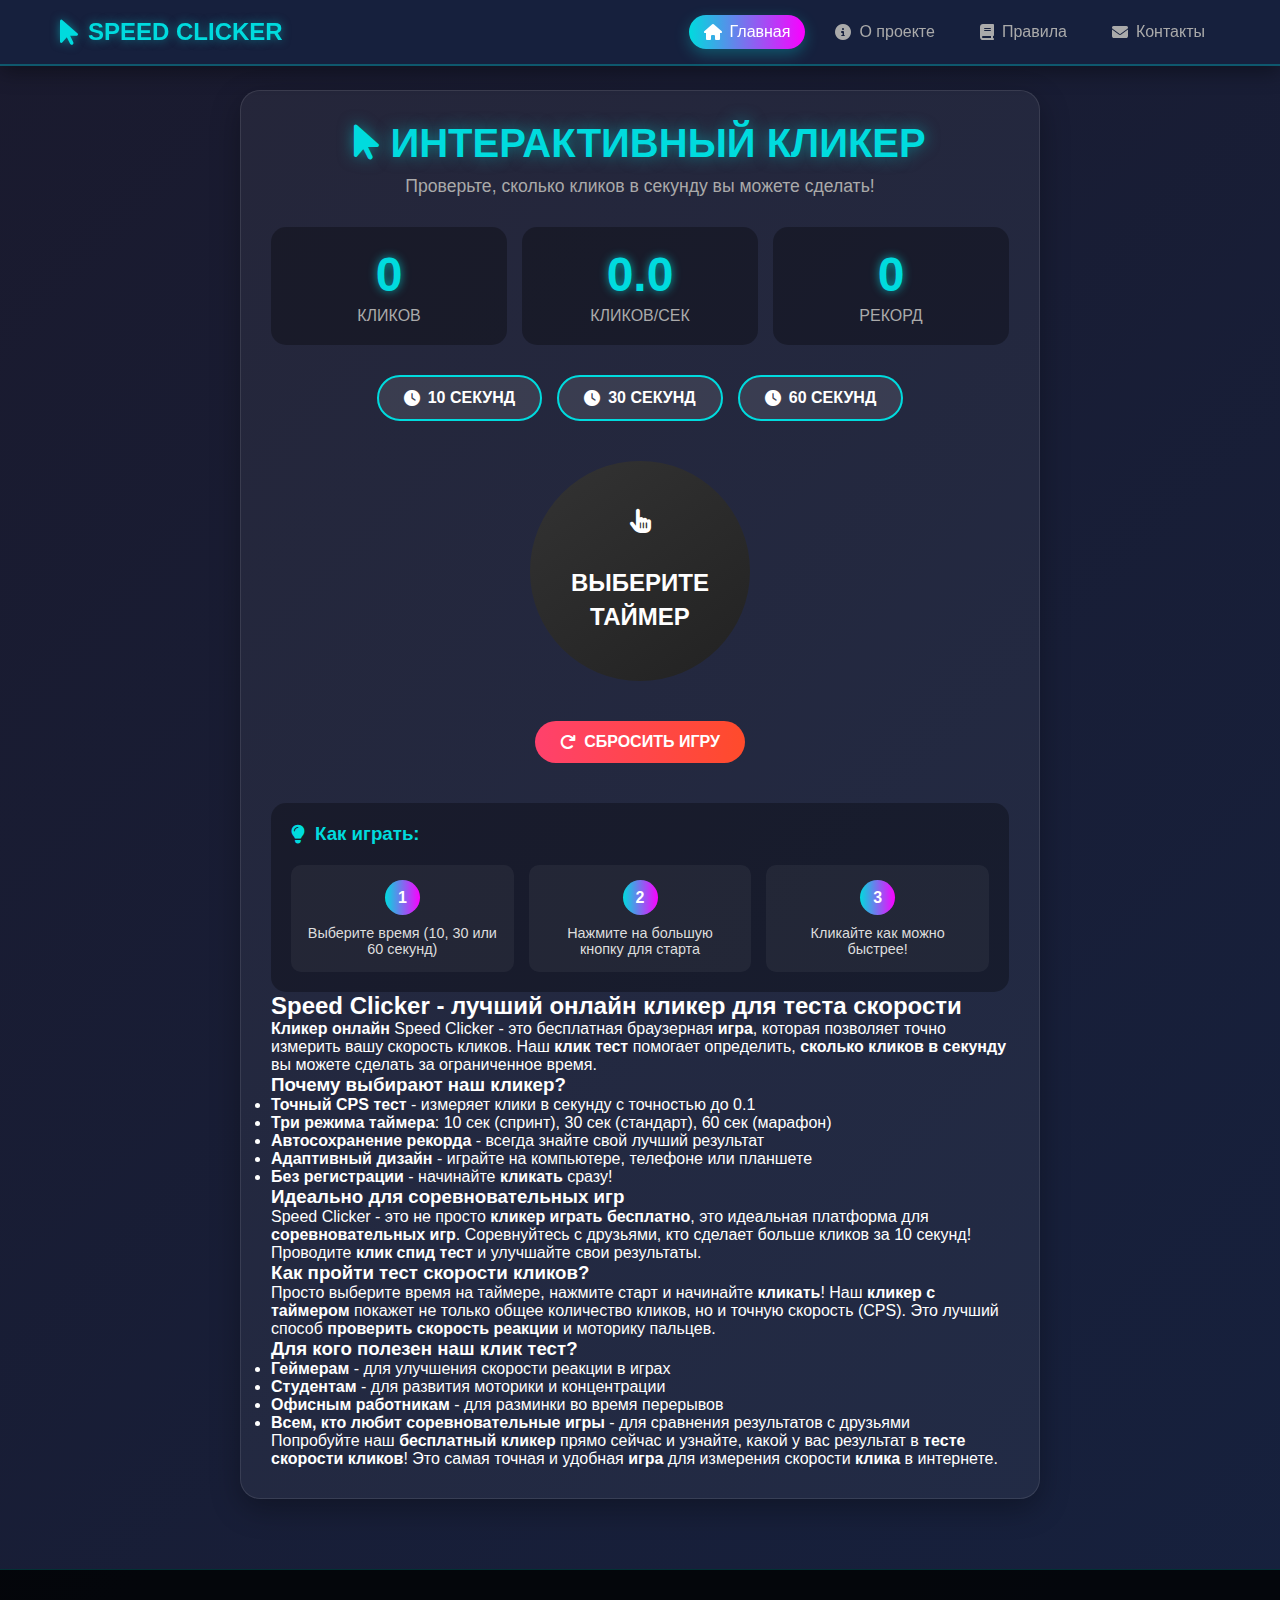
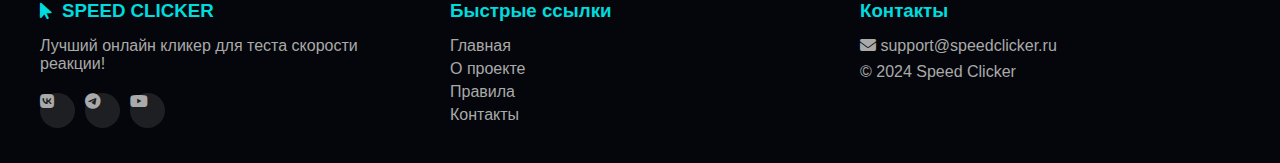
<file: index.html>
<!DOCTYPE html>
<html lang="ru">
<head> <meta name="yandex-verification" content="817801b3c59cbf2f" />
    <meta charset="UTF-8">
    <meta name="viewport" content="width=device-width, initial-scale=1.0">
    <title>Speed Clicker - Главная | Кликер онлайн, тест скорости кликов</title>
    <link rel="stylesheet" href="style.css">
    <link rel="stylesheet" href="https://cdnjs.cloudflare.com/ajax/libs/font-awesome/6.4.0/css/all.min.css">
    <!-- Favicon -->
    <link rel="icon" type="image/x-icon" href="assets/icons/favicon.ico">
    <link rel="apple-touch-icon" href="assets/icons/apple-touch-icon.png">
    <!-- META-теги для SEO -->
    <meta name="description" content="Speed Clicker - интерактивная игра-кликер онлайн. Проверьте, сколько кликов в секунду вы можете сделать. Бесплатный тест скорости реакции с таймером.">
    <meta name="keywords" content="кликер, игра, таймер, клики, скорость, реакция, тест скорости, игра онлайн, бесплатная игра, кликер онлайн, тест скорости кликов, клик, клик тест, клик спид тест, соревновательные игры, сколько кликов в секунду, CPS тест, игра на скорость, кликер игра, кликер с таймером, проверка реакции">
    <meta name="author" content="Speed Clicker Team">
    
    <!-- Open Graph для соцсетей -->
    <meta property="og:title" content="Speed Clicker - Кликер онлайн | Тест скорости кликов">
    <meta property="og:description" content="Проверьте свою скорость реакции! Сколько кликов в секунду вы можете сделать? Бесплатный клик тест с таймером 10, 30, 60 секунд.">
    <meta property="og:image" content="https://ваш-логин.github.io/clicker-website/assets/images/og-image.png">
    <meta property="og:url" content="https://ваш-логин.github.io/clicker-website/">
    <meta property="og:type" content="website">
    <meta property="og:locale" content="ru_RU">
    
    <!-- Twitter Cards -->
    <meta name="twitter:card" content="summary_large_image">
    <meta name="twitter:title" content="Speed Clicker | Клик тест">
    <meta name="twitter:description" content="Бесплатный онлайн тест скорости кликов">
    <meta name="twitter:image" content="https://ваш-логин.github.io/clicker-website/assets/images/og-image.png">
    
    <!-- Дополнительные мета-теги -->
    <meta name="theme-color" content="#00dbde">
    <meta name="robots" content="index, follow">
</head>
<body>
    <!-- Навигация -->
    <header class="site-header">
        <nav class="main-nav">
            <div class="logo">
                <i class="fas fa-mouse-pointer"></i>
                <span>SPEED CLICKER</span>
            </div>
            <div class="nav-links">
                <a href="index.html" class="nav-link active"><i class="fas fa-home"></i> Главная</a>
                <a href="about.html" class="nav-link"><i class="fas fa-info-circle"></i> О проекте</a>
                <a href="rules.html" class="nav-link"><i class="fas fa-book"></i> Правила</a>
                <a href="contact.html" class="nav-link"><i class="fas fa-envelope"></i> Контакты</a>
            </div>
            <button class="mobile-menu-btn" id="mobileMenuBtn"><i class="fas fa-bars"></i></button>
        </nav>
    </header>

    <!-- Основной контент -->
    <main class="main-content">
        <div class="container">
            <h1><i class="fas fa-mouse-pointer"></i> ИНТЕРАКТИВНЫЙ КЛИКЕР</h1>
            <p class="subtitle">Проверьте, сколько кликов в секунду вы можете сделать!</p>
            
            <!-- Статистика -->
            <div class="stats-container">
                <div class="stat-box">
                    <div class="stat-value" id="clickCount">0</div>
                    <div class="stat-label">КЛИКОВ</div>
                </div>
                <div class="stat-box">
                    <div class="stat-value" id="cps">0.0</div>
                    <div class="stat-label">КЛИКОВ/СЕК</div>
                </div>
                <div class="stat-box">
                    <div class="stat-value" id="bestScore">0</div>
                    <div class="stat-label">РЕКОРД</div>
                </div>
            </div>
            
            <!-- Таймеры -->
            <div class="timer-container">
                <button class="timer-btn" data-time="10"><i class="fas fa-clock"></i> 10 СЕКУНД</button>
                <button class="timer-btn" data-time="30"><i class="fas fa-clock"></i> 30 СЕКУНД</button>
                <button class="timer-btn" data-time="60"><i class="fas fa-clock"></i> 60 СЕКУНД</button>
            </div>
            
            <!-- Текущий таймер -->
            <div class="current-timer" id="currentTimer">
                <div>ТАЙМЕР: <span id="timerLabel">10 секунд</span></div>
                <div class="timer-display" id="timerDisplay">00:10</div>
                <div class="timer-progress">
                    <div class="timer-progress-bar" id="timerProgressBar"></div>
                </div>
            </div>
            
            <!-- Кликер -->
            <div class="click-area">
                <div class="pulse-ring"></div>
                <button class="click-button" id="clickButton">
                    <i class="fas fa-hand-pointer"></i><br>
                    <span id="buttonText">ВЫБЕРИТЕ ТАЙМЕР</span>
                </button>
            </div>
            
            <!-- Управление -->
            <div class="controls">
                <button class="control-btn reset" id="resetBtn"><i class="fas fa-redo"></i> СБРОСИТЬ ИГРУ</button>
            </div>
            
            <!-- Инструкция -->
            <div class="quick-guide">
                <h3><i class="fas fa-lightbulb"></i> Как играть:</h3>
                <div class="guide-steps">
                    <div class="step">
                        <div class="step-number">1</div>
                        <p>Выберите время (10, 30 или 60 секунд)</p>
                    </div>
                    <div class="step">
                        <div class="step-number">2</div>
                        <p>Нажмите на большую кнопку для старта</p>
                    </div>
                    <div class="step">
                        <div class="step-number">3</div>
                        <p>Кликайте как можно быстрее!</p>
                    </div>
                </div>
            </div>
            
            <!-- SEO Контент -->
            <div class="seo-content">
                <h2>Speed Clicker - лучший онлайн кликер для теста скорости</h2>
                
                <p><strong>Кликер онлайн</strong> Speed Clicker - это бесплатная браузерная <strong>игра</strong>, которая позволяет точно измерить вашу скорость кликов. Наш <strong>клик тест</strong> помогает определить, <strong>сколько кликов в секунду</strong> вы можете сделать за ограниченное время.</p>
                
                <h3>Почему выбирают наш кликер?</h3>
                <ul>
                    <li><strong>Точный CPS тест</strong> - измеряет клики в секунду с точностью до 0.1</li>
                    <li><strong>Три режима таймера</strong>: 10 сек (спринт), 30 сек (стандарт), 60 сек (марафон)</li>
                    <li><strong>Автосохранение рекорда</strong> - всегда знайте свой лучший результат</li>
                    <li><strong>Адаптивный дизайн</strong> - играйте на компьютере, телефоне или планшете</li>
                    <li><strong>Без регистрации</strong> - начинайте <strong>кликать</strong> сразу!</li>
                </ul>
                
                <h3>Идеально для соревновательных игр</h3>
                <p>Speed Clicker - это не просто <strong>кликер играть бесплатно</strong>, это идеальная платформа для <strong>соревновательных игр</strong>. Соревнуйтесь с друзьями, кто сделает больше кликов за 10 секунд! Проводите <strong>клик спид тест</strong> и улучшайте свои результаты.</p>
                
                <h3>Как пройти тест скорости кликов?</h3>
                <p>Просто выберите время на таймере, нажмите старт и начинайте <strong>кликать</strong>! Наш <strong>кликер с таймером</strong> покажет не только общее количество кликов, но и точную скорость (CPS). Это лучший способ <strong>проверить скорость реакции</strong> и моторику пальцев.</p>
                
                <h3>Для кого полезен наш клик тест?</h3>
                <ul>
                    <li><strong>Геймерам</strong> - для улучшения скорости реакции в играх</li>
                    <li><strong>Студентам</strong> - для развития моторики и концентрации</li>
                    <li><strong>Офисным работникам</strong> - для разминки во время перерывов</li>
                    <li><strong>Всем, кто любит соревновательные игры</strong> - для сравнения результатов с друзьями</li>
                </ul>
                
                <p>Попробуйте наш <strong>бесплатный кликер</strong> прямо сейчас и узнайте, какой у вас результат в <strong>тесте скорости кликов</strong>! Это самая точная и удобная <strong>игра</strong> для измерения скорости <strong>клика</strong> в интернете.</p>
            </div>
        </div>
    </main>

    <!-- Футер -->
    <footer class="site-footer">
        <div class="footer-content">
            <div class="footer-section">
                <h3><i class="fas fa-mouse-pointer"></i> SPEED CLICKER</h3>
                <p>Лучший онлайн кликер для теста скорости реакции!</p>
                <div class="social-links">
                    <a href="#" class="social-link"><i class="fab fa-vk"></i></a>
                    <a href="#" class="social-link"><i class="fab fa-telegram"></i></a>
                    <a href="#" class="social-link"><i class="fab fa-youtube"></i></a>
                </div>
            </div>
            <div class="footer-section">
                <h3>Быстрые ссылки</h3>
                <a href="index.html">Главная</a>
                <a href="about.html">О проекте</a>
                <a href="rules.html">Правила</a>
                <a href="contact.html">Контакты</a>
            </div>
            <div class="footer-section">
                <h3>Контакты</h3>
                <p><i class="fas fa-envelope"></i> support@speedclicker.ru</p>
                <p>© 2024 Speed Clicker</p>
            </div>
        </div>
    </footer>

    <!-- Скрипты -->
    <script src="script.js"></script>
    <script src="nav.js"></script>
</body>

</html>
</file>
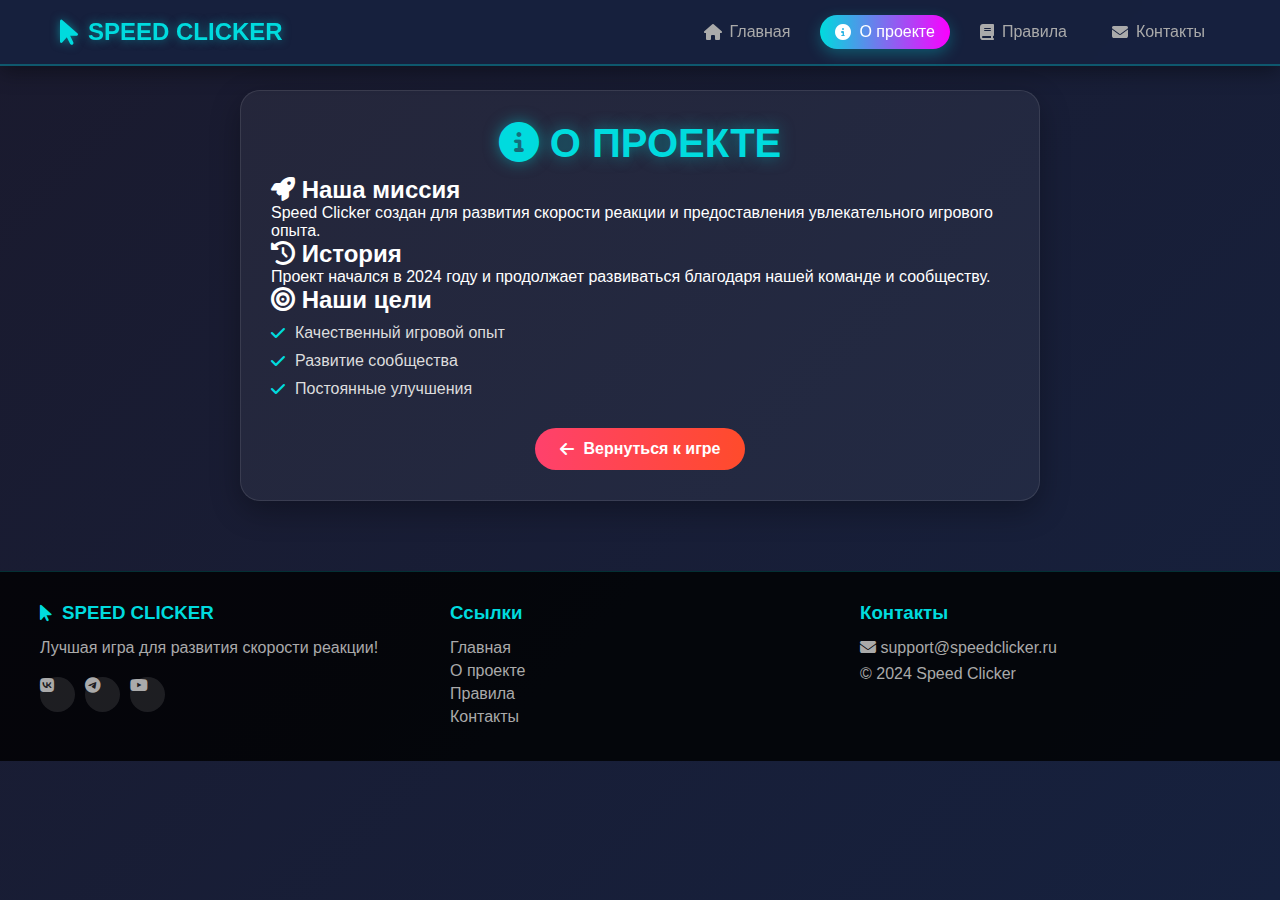
<file: about.html>
<!DOCTYPE html>
<html lang="ru">
<head>
    <meta charset="UTF-8">
    <meta name="viewport" content="width=device-width, initial-scale=1.0">
    <title>Speed Clicker - О проекте</title>
    <link rel="stylesheet" href="style.css">
    <link rel="stylesheet" href="https://cdnjs.cloudflare.com/ajax/libs/font-awesome/6.4.0/css/all.min.css">
    <!-- Favicon -->
    <link rel="icon" type="image/x-icon" href="assets/icons/favicon.ico">
    <link rel="apple-touch-icon" href="assets/icons/apple-touch-icon.png">
    <meta name="description" content="Узнайте больше о проекте Speed Clicker">
</head>
<body>
    <header class="site-header">
        <nav class="main-nav">
            <div class="logo">
                <i class="fas fa-mouse-pointer"></i>
                <span>SPEED CLICKER</span>
            </div>
            <div class="nav-links">
                <a href="index.html" class="nav-link"><i class="fas fa-home"></i> Главная</a>
                <a href="about.html" class="nav-link active"><i class="fas fa-info-circle"></i> О проекте</a>
                <a href="rules.html" class="nav-link"><i class="fas fa-book"></i> Правила</a>
                <a href="contact.html" class="nav-link"><i class="fas fa-envelope"></i> Контакты</a>
            </div>
            <button class="mobile-menu-btn" id="mobileMenuBtn"><i class="fas fa-bars"></i></button>
        </nav>
    </header>

    <main class="main-content">
        <div class="container">
            <h1><i class="fas fa-info-circle"></i> О ПРОЕКТЕ</h1>
            
            <div class="about-content">
                <div class="about-section">
                    <h2><i class="fas fa-rocket"></i> Наша миссия</h2>
                    <p>Speed Clicker создан для развития скорости реакции и предоставления увлекательного игрового опыта.</p>
                </div>
                
                <div class="about-section">
                    <h2><i class="fas fa-history"></i> История</h2>
                    <p>Проект начался в 2024 году и продолжает развиваться благодаря нашей команде и сообществу.</p>
                </div>
                
                <div class="about-section">
                    <h2><i class="fas fa-bullseye"></i> Наши цели</h2>
                    <div class="features-list">
                        <div class="feature-item">
                            <i class="fas fa-check"></i>
                            <span>Качественный игровой опыт</span>
                        </div>
                        <div class="feature-item">
                            <i class="fas fa-check"></i>
                            <span>Развитие сообщества</span>
                        </div>
                        <div class="feature-item">
                            <i class="fas fa-check"></i>
                            <span>Постоянные улучшения</span>
                        </div>
                    </div>
                </div>
                
                <div class="back-to-main">
                    <a href="index.html" class="control-btn reset">
                        <i class="fas fa-arrow-left"></i> Вернуться к игре
                    </a>
                </div>
            </div>
        </div>
    </main>

    <footer class="site-footer">
        <div class="footer-content">
            <div class="footer-section">
                <h3><i class="fas fa-mouse-pointer"></i> SPEED CLICKER</h3>
                <p>Лучшая игра для развития скорости реакции!</p>
                <div class="social-links">
                    <a href="#" class="social-link"><i class="fab fa-vk"></i></a>
                    <a href="#" class="social-link"><i class="fab fa-telegram"></i></a>
                    <a href="#" class="social-link"><i class="fab fa-youtube"></i></a>
                </div>
            </div>
            <div class="footer-section">
                <h3>Ссылки</h3>
                <a href="index.html">Главная</a>
                <a href="about.html">О проекте</a>
                <a href="rules.html">Правила</a>
                <a href="contact.html">Контакты</a>
            </div>
            <div class="footer-section">
                <h3>Контакты</h3>
                <p><i class="fas fa-envelope"></i> support@speedclicker.ru</p>
                <p>© 2024 Speed Clicker</p>
            </div>
        </div>
    </footer>

    <script src="nav.js"></script>
</body>
</html>
</file>
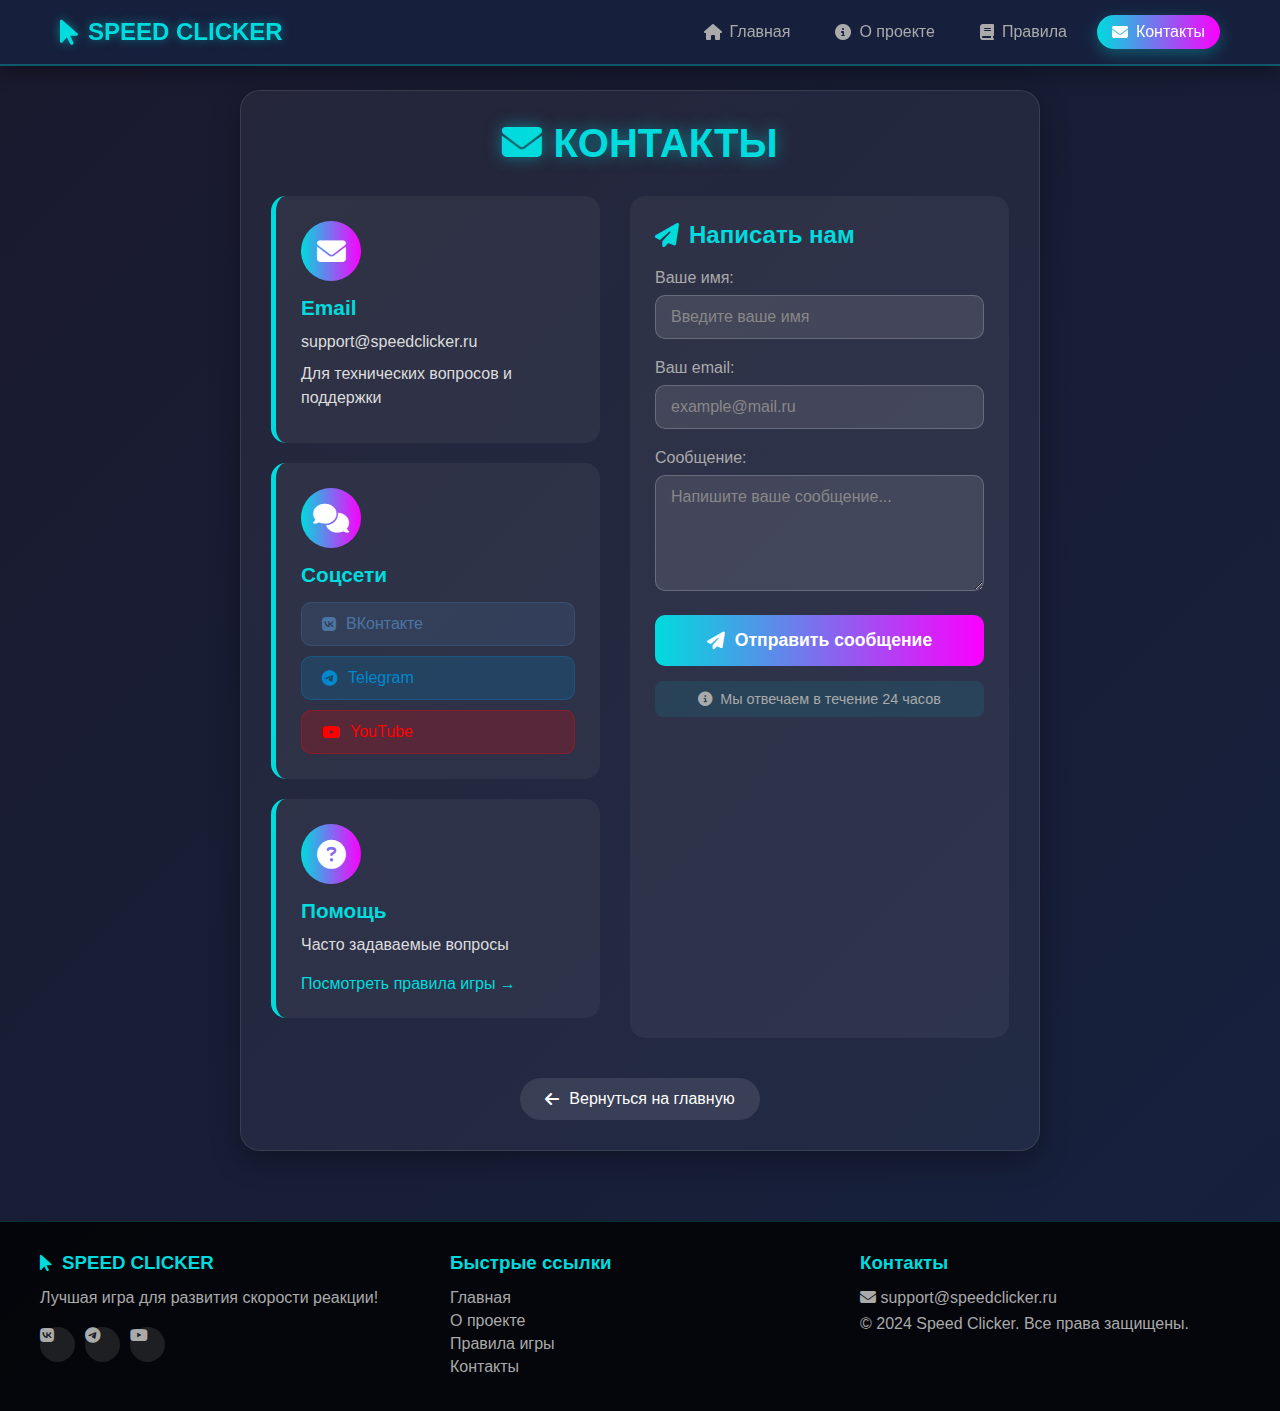
<file: contact.html>
<!DOCTYPE html>
<html lang="ru">
<head>
    <meta charset="UTF-8">
    <meta name="viewport" content="width=device-width, initial-scale=1.0">
    <title>Speed Clicker - Контакты</title>
    <link rel="stylesheet" href="style.css">
    <link rel="stylesheet" href="https://cdnjs.cloudflare.com/ajax/libs/font-awesome/6.4.0/css/all.min.css">
    <meta name="description" content="Свяжитесь с нами - команда Speed Clicker">
</head>
<body>
    <header class="site-header">
        <nav class="main-nav">
            <div class="logo">
                <i class="fas fa-mouse-pointer"></i>
                <span>SPEED CLICKER</span>
            </div>
            <div class="nav-links">
                <a href="index.html" class="nav-link"><i class="fas fa-home"></i> Главная</a>
                <a href="about.html" class="nav-link"><i class="fas fa-info-circle"></i> О проекте</a>
                <a href="rules.html" class="nav-link"><i class="fas fa-book"></i> Правила</a>
                <a href="contact.html" class="nav-link active"><i class="fas fa-envelope"></i> Контакты</a>
            </div>
            <button class="mobile-menu-btn" id="mobileMenuBtn"><i class="fas fa-bars"></i></button>
        </nav>
    </header>

    <main class="main-content">
        <div class="container">
            <h1><i class="fas fa-envelope"></i> КОНТАКТЫ</h1>
            
            <div class="contact-content">
                <div class="contact-info">
                    <div class="contact-card">
                        <div class="contact-icon">
                            <i class="fas fa-envelope"></i>
                        </div>
                        <h3>Email</h3>
                        <p>support@speedclicker.ru</p>
                        <p>Для технических вопросов и поддержки</p>
                    </div>
                    
                    <div class="contact-card">
                        <div class="contact-icon">
                            <i class="fas fa-comments"></i>
                        </div>
                        <h3>Соцсети</h3>
                        <div class="social-contact">
                            <a href="#" class="social-btn vk"><i class="fab fa-vk"></i> ВКонтакте</a>
                            <a href="#" class="social-btn tg"><i class="fab fa-telegram"></i> Telegram</a>
                            <a href="#" class="social-btn yt"><i class="fab fa-youtube"></i> YouTube</a>
                        </div>
                    </div>
                    
                    <div class="contact-card">
                        <div class="contact-icon">
                            <i class="fas fa-question-circle"></i>
                        </div>
                        <h3>Помощь</h3>
                        <p>Часто задаваемые вопросы</p>
                        <a href="rules.html" class="help-link">Посмотреть правила игры →</a>
                    </div>
                </div>
                
                <div class="contact-form">
                    <h2><i class="fas fa-paper-plane"></i> Написать нам</h2>
                    <form id="contactForm">
                        <div class="form-group">
                            <label for="name">Ваше имя:</label>
                            <input type="text" id="name" placeholder="Введите ваше имя" required>
                        </div>
                        
                        <div class="form-group">
                            <label for="email">Ваш email:</label>
                            <input type="email" id="email" placeholder="example@mail.ru" required>
                        </div>
                        
                        <div class="form-group">
                            <label for="message">Сообщение:</label>
                            <textarea id="message" rows="5" placeholder="Напишите ваше сообщение..." required></textarea>
                        </div>
                        
                        <button type="submit" class="submit-btn">
                            <i class="fas fa-paper-plane"></i> Отправить сообщение
                        </button>
                        
                        <div class="form-note">
                            <p><i class="fas fa-info-circle"></i> Мы отвечаем в течение 24 часов</p>
                        </div>
                    </form>
                </div>
            </div>
            
            <div class="back-home">
                <a href="index.html" class="home-btn">
                    <i class="fas fa-arrow-left"></i> Вернуться на главную
                </a>
            </div>
        </div>
    </main>

    <footer class="site-footer">
        <div class="footer-content">
            <div class="footer-section">
                <h3><i class="fas fa-mouse-pointer"></i> SPEED CLICKER</h3>
                <p>Лучшая игра для развития скорости реакции!</p>
                <div class="social-links">
                    <a href="#" class="social-link"><i class="fab fa-vk"></i></a>
                    <a href="#" class="social-link"><i class="fab fa-telegram"></i></a>
                    <a href="#" class="social-link"><i class="fab fa-youtube"></i></a>
                </div>
            </div>
            <div class="footer-section">
                <h3>Быстрые ссылки</h3>
                <a href="index.html">Главная</a>
                <a href="about.html">О проекте</a>
                <a href="rules.html">Правила игры</a>
                <a href="contact.html">Контакты</a>
            </div>
            <div class="footer-section">
                <h3>Контакты</h3>
                <p><i class="fas fa-envelope"></i> support@speedclicker.ru</p>
                <p>© 2024 Speed Clicker. Все права защищены.</p>
            </div>
        </div>
    </footer>

    <script src="nav.js"></script>
    <script>
        // Простая обработка формы
        document.getElementById('contactForm').addEventListener('submit', function(e) {
            e.preventDefault();
            
            const name = document.getElementById('name').value;
            const email = document.getElementById('email').value;
            
            alert(`Спасибо, ${name}! Ваше сообщение отправлено. Мы ответим на ${email} в течение 24 часов.`);
            
            // Очистка формы
            this.reset();
        });
    </script>
</body>
</html>
</file>
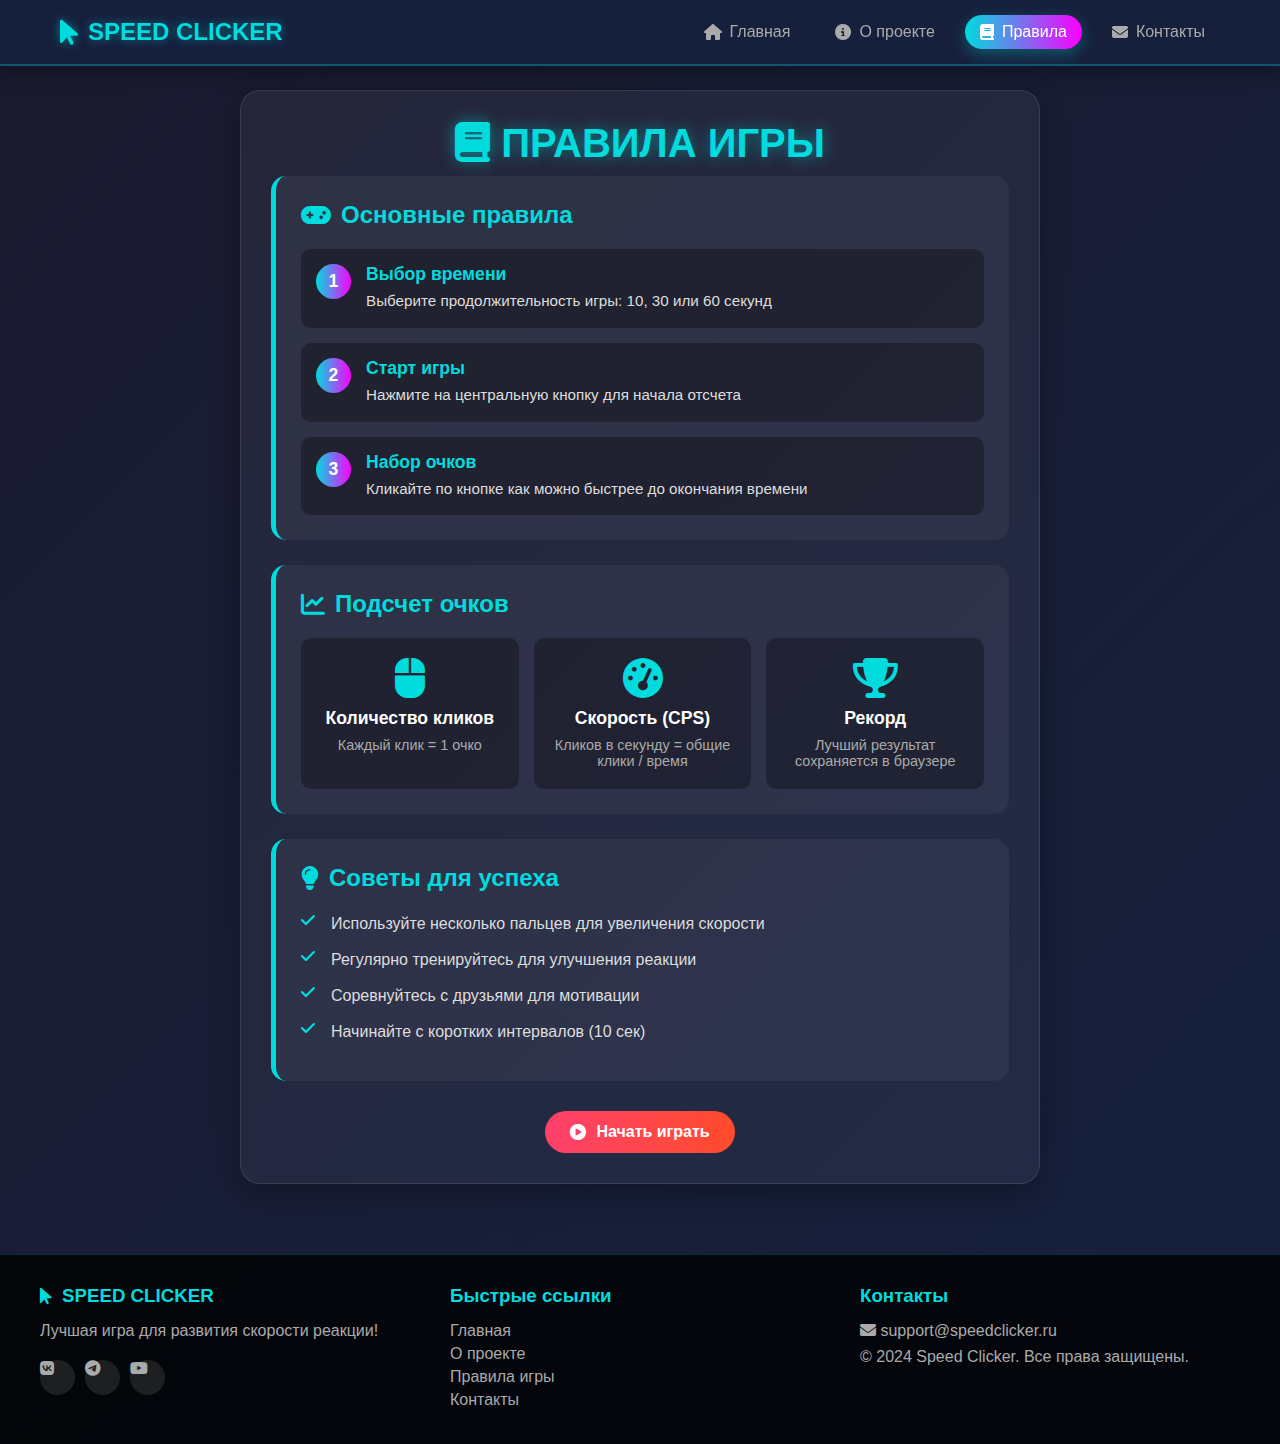
<file: rules.html>
<!DOCTYPE html>
<html lang="ru">
<head>
    <meta charset="UTF-8">
    <meta name="viewport" content="width=device-width, initial-scale=1.0">
    <title>Speed Clicker - Правила игры</title>
    <link rel="stylesheet" href="style.css">
    <link rel="stylesheet" href="https://cdnjs.cloudflare.com/ajax/libs/font-awesome/6.4.0/css/all.min.css">
    <!-- Favicon -->
    <link rel="icon" type="image/x-icon" href="assets/icons/favicon.ico">
    <link rel="apple-touch-icon" href="assets/icons/apple-touch-icon.png">
    <meta name="description" content="Правила игры Speed Clicker - узнайте как играть и достигать высоких результатов">
</head>
<body>
    <header class="site-header">
        <nav class="main-nav">
            <div class="logo">
                <i class="fas fa-mouse-pointer"></i>
                <span>SPEED CLICKER</span>
            </div>
            <div class="nav-links">
                <a href="index.html" class="nav-link"><i class="fas fa-home"></i> Главная</a>
                <a href="about.html" class="nav-link"><i class="fas fa-info-circle"></i> О проекте</a>
                <a href="rules.html" class="nav-link active"><i class="fas fa-book"></i> Правила</a>
                <a href="contact.html" class="nav-link"><i class="fas fa-envelope"></i> Контакты</a>
            </div>
            <button class="mobile-menu-btn" id="mobileMenuBtn"><i class="fas fa-bars"></i></button>
        </nav>
    </header>

    <main class="main-content">
        <div class="container">
            <h1><i class="fas fa-book"></i> ПРАВИЛА ИГРЫ</h1>
            
            <div class="rules-content">
                <div class="rule-section">
                    <h2><i class="fas fa-gamepad"></i> Основные правила</h2>
                    <div class="rule-list">
                        <div class="rule-item">
                            <div class="rule-number">1</div>
                            <div class="rule-text">
                                <h3>Выбор времени</h3>
                                <p>Выберите продолжительность игры: 10, 30 или 60 секунд</p>
                            </div>
                        </div>
                        <div class="rule-item">
                            <div class="rule-number">2</div>
                            <div class="rule-text">
                                <h3>Старт игры</h3>
                                <p>Нажмите на центральную кнопку для начала отсчета</p>
                            </div>
                        </div>
                        <div class="rule-item">
                            <div class="rule-number">3</div>
                            <div class="rule-text">
                                <h3>Набор очков</h3>
                                <p>Кликайте по кнопке как можно быстрее до окончания времени</p>
                            </div>
                        </div>
                    </div>
                </div>
                
                <div class="rule-section">
                    <h2><i class="fas fa-chart-line"></i> Подсчет очков</h2>
                    <div class="score-info">
                        <div class="score-item">
                            <i class="fas fa-mouse"></i>
                            <h3>Количество кликов</h3>
                            <p>Каждый клик = 1 очко</p>
                        </div>
                        <div class="score-item">
                            <i class="fas fa-tachometer-alt"></i>
                            <h3>Скорость (CPS)</h3>
                            <p>Кликов в секунду = общие клики / время</p>
                        </div>
                        <div class="score-item">
                            <i class="fas fa-trophy"></i>
                            <h3>Рекорд</h3>
                            <p>Лучший результат сохраняется в браузере</p>
                        </div>
                    </div>
                </div>
                
                <div class="rule-section">
                    <h2><i class="fas fa-lightbulb"></i> Советы для успеха</h2>
                    <ul class="tips-list">
                        <li><i class="fas fa-check"></i> Используйте несколько пальцев для увеличения скорости</li>
                        <li><i class="fas fa-check"></i> Регулярно тренируйтесь для улучшения реакции</li>
                        <li><i class="fas fa-check"></i> Соревнуйтесь с друзьями для мотивации</li>
                        <li><i class="fas fa-check"></i> Начинайте с коротких интервалов (10 сек)</li>
                    </ul>
                </div>
                
                <div class="back-to-main">
                    <a href="index.html" class="control-btn reset">
                        <i class="fas fa-play-circle"></i> Начать играть
                    </a>
                </div>
            </div>
        </div>
    </main>

    <footer class="site-footer">
        <div class="footer-content">
            <div class="footer-section">
                <h3><i class="fas fa-mouse-pointer"></i> SPEED CLICKER</h3>
                <p>Лучшая игра для развития скорости реакции!</p>
                <div class="social-links">
                    <a href="#" class="social-link"><i class="fab fa-vk"></i></a>
                    <a href="#" class="social-link"><i class="fab fa-telegram"></i></a>
                    <a href="#" class="social-link"><i class="fab fa-youtube"></i></a>
                </div>
            </div>
            <div class="footer-section">
                <h3>Быстрые ссылки</h3>
                <a href="index.html">Главная</a>
                <a href="about.html">О проекте</a>
                <a href="rules.html">Правила игры</a>
                <a href="contact.html">Контакты</a>
            </div>
            <div class="footer-section">
                <h3>Контакты</h3>
                <p><i class="fas fa-envelope"></i> support@speedclicker.ru</p>
                <p>© 2024 Speed Clicker. Все права защищены.</p>
            </div>
        </div>
    </footer>

    <script src="nav.js"></script>
</body>
</html>
</file>
<file: style.css>
/* ===== ОСНОВНЫЕ СТИЛИ ===== */
* {
    margin: 0;
    padding: 0;
    box-sizing: border-box;
    font-family: 'Segoe UI', Tahoma, Geneva, Verdana, sans-serif;
}

body {
    background: linear-gradient(135deg, #1a1a2e 0%, #16213e 100%);
    color: white;
    min-height: 100vh;
    padding-top: 70px;
}

/* ===== НАВИГАЦИЯ ===== */
.site-header {
    position: fixed;
    top: 0;
    left: 0;
    width: 100%;
    background: rgba(22, 33, 62, 0.95);
    backdrop-filter: blur(10px);
    z-index: 1000;
    border-bottom: 2px solid rgba(0, 219, 222, 0.3);
    box-shadow: 0 5px 20px rgba(0, 0, 0, 0.4);
}

.main-nav {
    max-width: 1200px;
    margin: 0 auto;
    padding: 15px 20px;
    display: flex;
    justify-content: space-between;
    align-items: center;
}

/* ===== СТИЛИ ДЛЯ СТРАНИЦЫ ПРАВИЛ ===== */
.rules-content {
    text-align: left;
}

.rule-section {
    background: rgba(255, 255, 255, 0.05);
    border-radius: 15px;
    padding: 25px;
    margin-bottom: 25px;
    border-left: 5px solid #00dbde;
}

.rule-section h2 {
    color: #00dbde;
    margin-bottom: 20px;
    display: flex;
    align-items: center;
    gap: 10px;
    font-size: 1.5rem;
}

.rule-list {
    display: flex;
    flex-direction: column;
    gap: 15px;
}

.rule-item {
    display: flex;
    align-items: flex-start;
    gap: 15px;
    padding: 15px;
    background: rgba(0, 0, 0, 0.3);
    border-radius: 10px;
}

.rule-number {
    width: 35px;
    height: 35px;
    background: linear-gradient(to right, #00dbde, #fc00ff);
    color: white;
    border-radius: 50%;
    display: flex;
    align-items: center;
    justify-content: center;
    font-weight: bold;
    font-size: 1.1rem;
    flex-shrink: 0;
}

.rule-text h3 {
    color: #00dbde;
    margin-bottom: 5px;
    font-size: 1.1rem;
}

.rule-text p {
    color: #ddd;
    font-size: 0.95rem;
    line-height: 1.5;
}

.score-info {
    display: flex;
    justify-content: space-between;
    flex-wrap: wrap;
    gap: 15px;
}

.score-item {
    flex: 1;
    min-width: 180px;
    text-align: center;
    padding: 20px;
    background: rgba(0, 0, 0, 0.3);
    border-radius: 10px;
}

.score-item i {
    font-size: 2.5rem;
    color: #00dbde;
    margin-bottom: 10px;
}

.score-item h3 {
    color: white;
    margin-bottom: 8px;
    font-size: 1.1rem;
}

.score-item p {
    color: #aaa;
    font-size: 0.9rem;
}

.tips-list {
    list-style: none;
    padding-left: 0;
}

.tips-list li {
    color: #ddd;
    margin: 12px 0;
    padding-left: 30px;
    position: relative;
    line-height: 1.5;
}

.tips-list li i {
    position: absolute;
    left: 0;
    top: 0;
    color: #00dbde;
}

.back-to-main {
    text-align: center;
    margin-top: 30px;
}

.back-to-main a {
    display: inline-flex;
    align-items: center;
    gap: 10px;
    text-decoration: none;
}

.feature-item {
    display: flex;
    align-items: center;
    gap: 10px;
    margin: 10px 0;
    color: #ddd;
}

.feature-item i {
    color: #00dbde;
}

.logo {
    display: flex;
    align-items: center;
    gap: 10px;
    font-size: 1.5rem;
    font-weight: bold;
    color: #00dbde;
    text-shadow: 0 0 10px rgba(0, 219, 222, 0.5);
}

.logo i {
    font-size: 1.8rem;
}

.nav-links {
    display: flex;
    gap: 15px;
}

.nav-link {
    color: #aaa;
    text-decoration: none;
    font-size: 1rem;
    padding: 8px 15px;
    border-radius: 20px;
    transition: all 0.3s ease;
    display: flex;
    align-items: center;
    gap: 8px;
}

.nav-link:hover {
    color: white;
    background: rgba(0, 219, 222, 0.1);
}

.nav-link.active {
    color: white;
    background: linear-gradient(to right, #00dbde, #fc00ff);
    box-shadow: 0 5px 15px rgba(0, 219, 222, 0.3);
}

.mobile-menu-btn {
    display: none;
    background: none;
    border: none;
    color: #00dbde;
    font-size: 1.5rem;
    cursor: pointer;
}

/* ===== ОСНОВНОЙ КОНТЕНТ ===== */
.main-content {
    padding: 20px;
}

.container {
    max-width: 800px;
    margin: 0 auto;
    background: rgba(255, 255, 255, 0.05);
    border-radius: 20px;
    padding: 30px;
    box-shadow: 0 10px 30px rgba(0, 0, 0, 0.3);
    border: 1px solid rgba(255, 255, 255, 0.1);
}

h1 {
    color: #00dbde;
    text-align: center;
    margin-bottom: 10px;
    font-size: 2.5rem;
    text-shadow: 0 0 15px rgba(0, 219, 222, 0.5);
}

.subtitle {
    color: #aaa;
    text-align: center;
    margin-bottom: 30px;
    font-size: 1.1rem;
}

/* ===== СТАТИСТИКА ===== */
.stats-container {
    display: flex;
    justify-content: space-between;
    gap: 15px;
    margin-bottom: 30px;
    flex-wrap: wrap;
}

.stat-box {
    flex: 1;
    min-width: 180px;
    background: rgba(0, 0, 0, 0.3);
    border-radius: 15px;
    padding: 20px;
    text-align: center;
}

.stat-value {
    font-size: 3rem;
    font-weight: bold;
    color: #00dbde;
    text-shadow: 0 0 10px rgba(0, 219, 222, 0.7);
}

.stat-label {
    color: #aaa;
    margin-top: 5px;
    font-size: 1rem;
}

/* ===== ТАЙМЕРЫ ===== */
.timer-container {
    display: flex;
    justify-content: center;
    gap: 15px;
    margin: 30px 0;
    flex-wrap: wrap;
}

.timer-btn {
    padding: 12px 25px;
    background: rgba(255, 255, 255, 0.1);
    border: 2px solid #00dbde;
    border-radius: 50px;
    color: white;
    font-size: 1rem;
    font-weight: bold;
    cursor: pointer;
    transition: all 0.3s ease;
    display: flex;
    align-items: center;
    gap: 8px;
}

.timer-btn:hover {
    background: rgba(0, 219, 222, 0.2);
    transform: translateY(-3px);
}

.timer-btn.active {
    background: linear-gradient(to right, #00dbde, #fc00ff);
    box-shadow: 0 5px 15px rgba(0, 219, 222, 0.4);
}

/* ===== ТЕКУЩИЙ ТАЙМЕР ===== */
.current-timer {
    background: rgba(0, 0, 0, 0.3);
    border-radius: 15px;
    padding: 20px;
    margin: 20px 0;
    display: none;
}

.current-timer.active {
    display: block;
    animation: fadeIn 0.5s ease;
}

.timer-display {
    font-size: 3.5rem;
    font-weight: bold;
    color: #00dbde;
    text-align: center;
    margin: 10px 0;
    text-shadow: 0 0 10px rgba(0, 219, 222, 0.7);
}

.timer-progress {
    height: 8px;
    background: rgba(255, 255, 255, 0.1);
    border-radius: 4px;
    overflow: hidden;
    margin-top: 15px;
}

.timer-progress-bar {
    height: 100%;
    background: linear-gradient(to right, #00dbde, #fc00ff);
    width: 100%;
    transition: width 1s linear;
}

/* ===== КЛИКЕР ===== */
.click-area {
    position: relative;
    margin: 40px auto;
    width: 220px;
    height: 220px;
}

.click-button {
    width: 100%;
    height: 100%;
    border-radius: 50%;
    border: none;
    color: white;
    font-size: 1.5rem;
    font-weight: bold;
    cursor: pointer;
    transition: all 0.2s ease;
    position: relative;
    z-index: 2;
    display: flex;
    flex-direction: column;
    align-items: center;
    justify-content: center;
    line-height: 1.4;
}

.click-button.inactive {
    background: linear-gradient(145deg, #333, #222);
    cursor: not-allowed;
}

.click-button.active {
    background: linear-gradient(145deg, #00dbde, #fc00ff);
    cursor: pointer;
    box-shadow: 0 10px 25px rgba(0, 219, 222, 0.4);
}

.click-button:hover:not(.inactive) {
    transform: scale(1.05);
}

.click-button:active:not(.inactive) {
    transform: scale(0.95);
}

.pulse-ring {
    position: absolute;
    top: 0;
    left: 0;
    width: 100%;
    height: 100%;
    border-radius: 50%;
    border: 3px solid rgba(0, 219, 222, 0.7);
    animation: pulse 2s infinite;
    opacity: 0;
}

.pulse-ring.active {
    opacity: 1;
}

@keyframes pulse {
    0% {
        transform: scale(1);
        opacity: 1;
    }
    100% {
        transform: scale(1.3);
        opacity: 0;
    }
}

/* ===== УПРАВЛЕНИЕ ===== */
.controls {
    display: flex;
    justify-content: center;
    margin: 20px 0;
}

.control-btn {
    padding: 12px 25px;
    border-radius: 50px;
    border: none;
    font-size: 1rem;
    font-weight: bold;
    cursor: pointer;
    transition: all 0.3s ease;
    display: flex;
    align-items: center;
    gap: 8px;
}

.control-btn.reset {
    background: linear-gradient(to right, #ff416c, #ff4b2b);
    color: white;
}

.control-btn.reset:hover {
    transform: translateY(-3px);
    box-shadow: 0 5px 15px rgba(255, 65, 108, 0.4);
}

/* ===== ИНСТРУКЦИЯ ===== */
.quick-guide {
    margin-top: 40px;
    padding: 20px;
    background: rgba(0, 0, 0, 0.3);
    border-radius: 15px;
}

.quick-guide h3 {
    color: #00dbde;
    margin-bottom: 20px;
    display: flex;
    align-items: center;
    gap: 10px;
}

.guide-steps {
    display: flex;
    justify-content: space-between;
    gap: 15px;
    flex-wrap: wrap;
}

.step {
    flex: 1;
    min-width: 180px;
    text-align: center;
    padding: 15px;
    background: rgba(255, 255, 255, 0.05);
    border-radius: 10px;
}

.step-number {
    width: 35px;
    height: 35px;
    background: linear-gradient(to right, #00dbde, #fc00ff);
    color: white;
    border-radius: 50%;
    display: flex;
    align-items: center;
    justify-content: center;
    font-weight: bold;
    margin: 0 auto 10px;
}

.step p {
    color: #ddd;
    font-size: 0.9rem;
}

/* ===== ФУТЕР ===== */
.site-footer {
    background: rgba(0, 0, 0, 0.8);
    margin-top: 50px;
    padding: 30px 20px;
    border-top: 1px solid rgba(0, 219, 222, 0.2);
}

.footer-content {
    max-width: 1200px;
    margin: 0 auto;
    display: flex;
    justify-content: space-between;
    flex-wrap: wrap;
    gap: 30px;
}

.footer-section {
    flex: 1;
    min-width: 200px;
}

.footer-section h3 {
    color: #00dbde;
    margin-bottom: 15px;
    display: flex;
    align-items: center;
    gap: 10px;
}

.footer-section p {
    color: #aaa;
    margin: 8px 0;
}

.footer-section a {
    display: block;
    color: #aaa;
    text-decoration: none;
    margin: 5px 0;
    transition: color 0.3s;
}

.footer-section a:hover {
    color: #00dbde;
}

.social-links {
    display: flex;
    gap: 10px;
    margin-top: 15px;
}

.social-link {
    width: 35px;
    height: 35px;
    background: rgba(255, 255, 255, 0.1);
    border-radius: 50%;
    display: flex;
    align-items: center;
    justify-content: center;
    color: white;
    transition: all 0.3s;
}

.social-link:hover {
    background: linear-gradient(to right, #00dbde, #fc00ff);
    transform: translateY(-3px);
}

/* ===== АНИМАЦИИ ===== */
@keyframes fadeIn {
    from { opacity: 0; transform: translateY(10px); }
    to { opacity: 1; transform: translateY(0); }
}

/* ===== АДАПТИВНОСТЬ ===== */
@media (max-width: 768px) {
    .container {
        padding: 20px;
    }
    
    h1 {
        font-size: 2rem;
    }
    
    .stat-box {
        min-width: 100%;
    }
    
    .timer-btn {
        width: 100%;
        justify-content: center;
    }
    
    .click-area {
        width: 200px;
        height: 200px;
    }
    
    .nav-links {
        display: none;
        position: absolute;
        top: 100%;
        left: 0;
        width: 100%;
        background: rgba(22, 33, 62, 0.98);
        flex-direction: column;
        padding: 15px;
    }
    
    .nav-links.active {
        display: flex;
    }
    
    .mobile-menu-btn {
        display: block;
    }
    
    .guide-steps {
        flex-direction: column;
    }
}

@media (max-width: 480px) {
    .container {
        padding: 15px;
    }
    
    h1 {
        font-size: 1.8rem;
    }
    
    .click-area {
        width: 180px;
        height: 180px;
    }
    
    .click-button {
        font-size: 1.3rem;
    }
}

/* ===== СТИЛИ ДЛЯ СТРАНИЦЫ КОНТАКТОВ ===== */
.contact-content {
    display: flex;
    flex-wrap: wrap;
    gap: 30px;
    margin-top: 30px;
}

.contact-info {
    flex: 1;
    min-width: 300px;
}

.contact-card {
    background: rgba(255, 255, 255, 0.05);
    border-radius: 15px;
    padding: 25px;
    margin-bottom: 20px;
    border-left: 5px solid #00dbde;
    transition: transform 0.3s ease;
}

.contact-card:hover {
    transform: translateY(-5px);
    background: rgba(0, 219, 222, 0.1);
}

.contact-icon {
    width: 60px;
    height: 60px;
    background: linear-gradient(to right, #00dbde, #fc00ff);
    border-radius: 50%;
    display: flex;
    align-items: center;
    justify-content: center;
    margin-bottom: 15px;
}

.contact-icon i {
    font-size: 1.8rem;
    color: white;
}

.contact-card h3 {
    color: #00dbde;
    margin-bottom: 10px;
    font-size: 1.3rem;
}

.contact-card p {
    color: #ddd;
    margin: 8px 0;
    line-height: 1.5;
}

.social-contact {
    display: flex;
    flex-direction: column;
    gap: 10px;
    margin-top: 15px;
}

.social-btn {
    display: flex;
    align-items: center;
    gap: 10px;
    padding: 12px 20px;
    border-radius: 10px;
    text-decoration: none;
    font-weight: 500;
    transition: all 0.3s ease;
}

.social-btn.vk {
    background: rgba(76, 117, 163, 0.2);
    color: #4c75a3;
    border: 1px solid rgba(76, 117, 163, 0.3);
}

.social-btn.tg {
    background: rgba(0, 136, 204, 0.2);
    color: #0088cc;
    border: 1px solid rgba(0, 136, 204, 0.3);
}

.social-btn.yt {
    background: rgba(255, 0, 0, 0.2);
    color: #ff0000;
    border: 1px solid rgba(255, 0, 0, 0.3);
}

.social-btn:hover {
    transform: translateX(5px);
    background: rgba(0, 219, 222, 0.2);
}

.help-link {
    display: inline-block;
    margin-top: 10px;
    color: #00dbde;
    text-decoration: none;
    font-weight: 500;
    transition: color 0.3s;
}

.help-link:hover {
    color: #fc00ff;
    text-decoration: underline;
}

.contact-form {
    flex: 1;
    min-width: 300px;
    background: rgba(255, 255, 255, 0.05);
    border-radius: 15px;
    padding: 25px;
}

.contact-form h2 {
    color: #00dbde;
    margin-bottom: 20px;
    display: flex;
    align-items: center;
    gap: 10px;
}

.form-group {
    margin-bottom: 20px;
}

.form-group label {
    display: block;
    color: #aaa;
    margin-bottom: 8px;
    font-weight: 500;
}

.form-group input,
.form-group textarea {
    width: 100%;
    padding: 12px 15px;
    background: rgba(255, 255, 255, 0.1);
    border: 1px solid rgba(255, 255, 255, 0.2);
    border-radius: 10px;
    color: white;
    font-size: 1rem;
    transition: all 0.3s;
}

.form-group input:focus,
.form-group textarea:focus {
    outline: none;
    border-color: #00dbde;
    box-shadow: 0 0 0 2px rgba(0, 219, 222, 0.2);
}

.form-group input::placeholder,
.form-group textarea::placeholder {
    color: #888;
}

.submit-btn {
    width: 100%;
    padding: 15px;
    background: linear-gradient(to right, #00dbde, #fc00ff);
    border: none;
    border-radius: 10px;
    color: white;
    font-size: 1.1rem;
    font-weight: bold;
    cursor: pointer;
    transition: all 0.3s;
    display: flex;
    align-items: center;
    justify-content: center;
    gap: 10px;
}

.submit-btn:hover {
    transform: translateY(-3px);
    box-shadow: 0 5px 15px rgba(0, 219, 222, 0.4);
}

.form-note {
    margin-top: 15px;
    padding: 10px;
    background: rgba(0, 219, 222, 0.1);
    border-radius: 8px;
    text-align: center;
}

.form-note p {
    color: #aaa;
    font-size: 0.9rem;
    display: flex;
    align-items: center;
    justify-content: center;
    gap: 8px;
}

.back-home {
    text-align: center;
    margin-top: 40px;
}

.home-btn {
    display: inline-flex;
    align-items: center;
    gap: 10px;
    padding: 12px 25px;
    background: rgba(255, 255, 255, 0.1);
    color: white;
    text-decoration: none;
    border-radius: 50px;
    font-weight: 500;
    transition: all 0.3s;
}

.home-btn:hover {
    background: rgba(0, 219, 222, 0.2);
    transform: translateY(-3px);
}

/* Адаптивность для контактов */
@media (max-width: 768px) {
    .contact-content {
        flex-direction: column;
    }
    
    .contact-card, .contact-form {
        min-width: 100%;
    }
}
</file>
